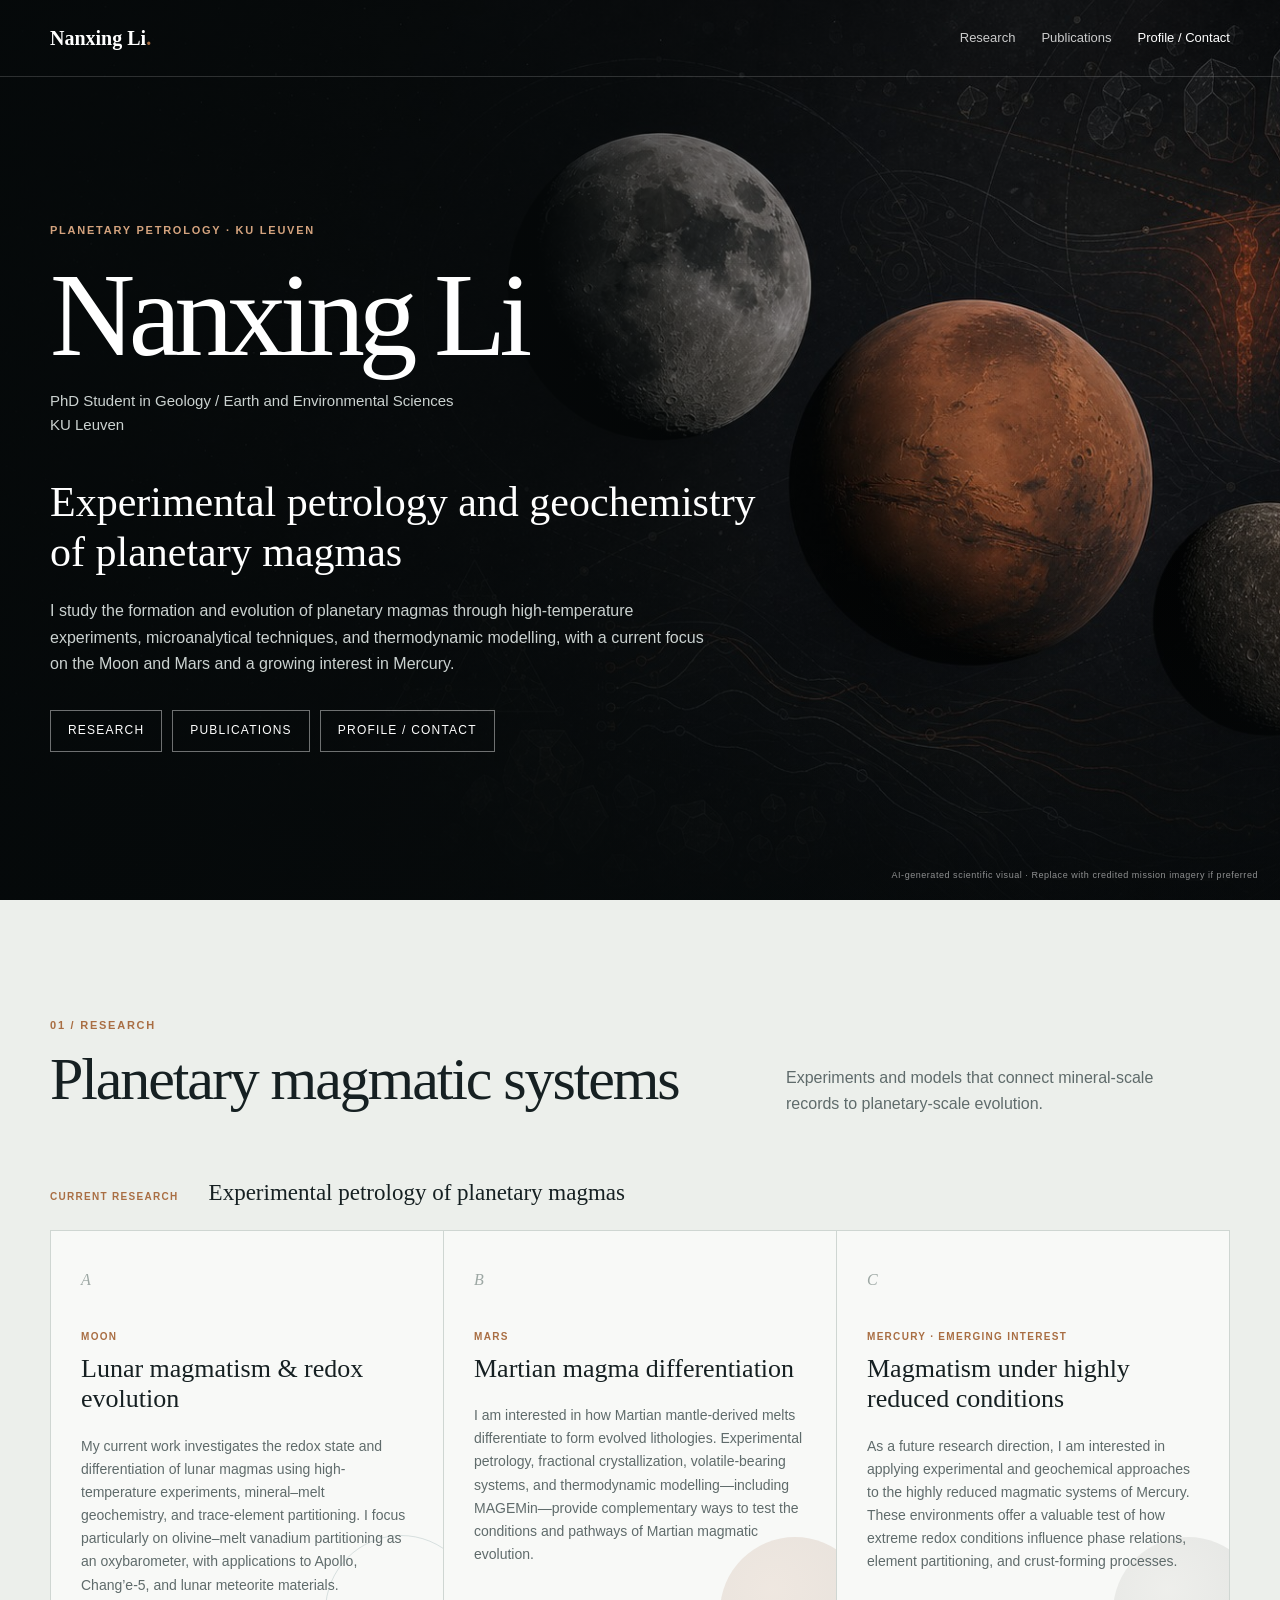
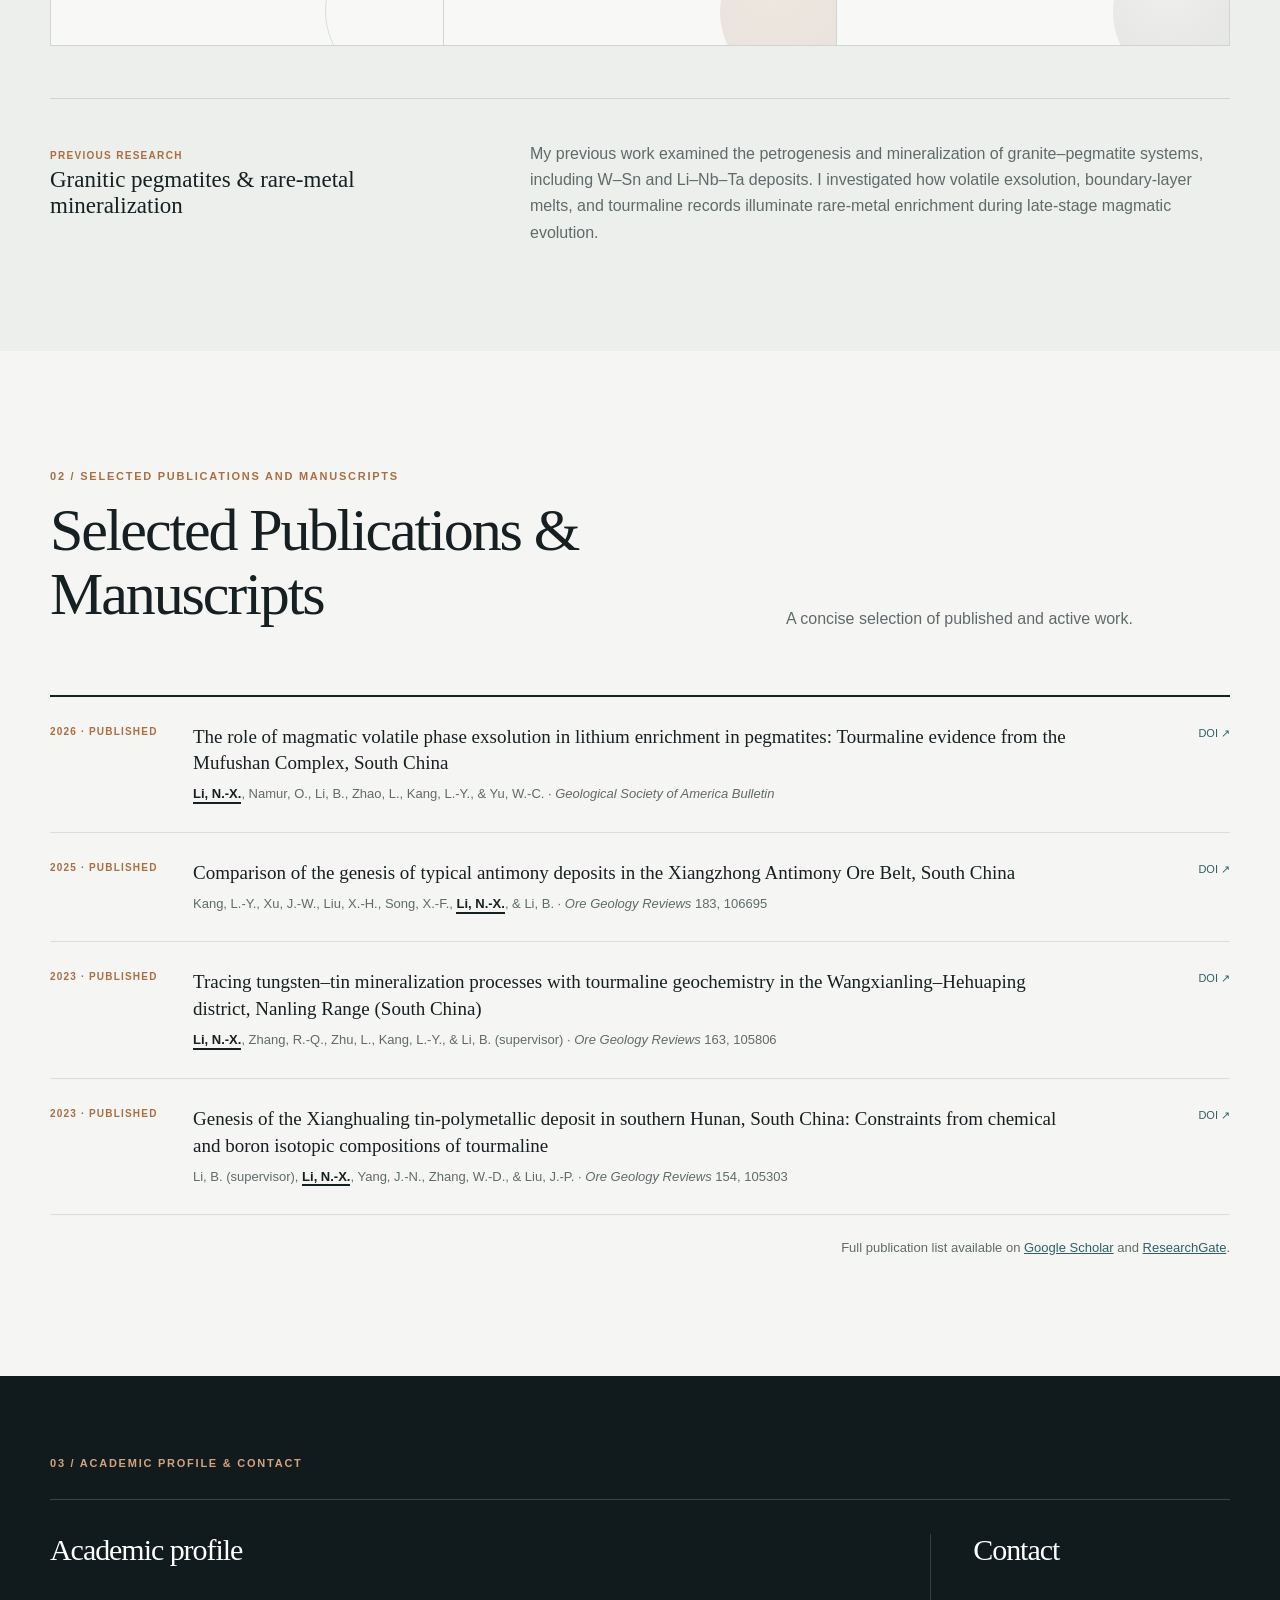
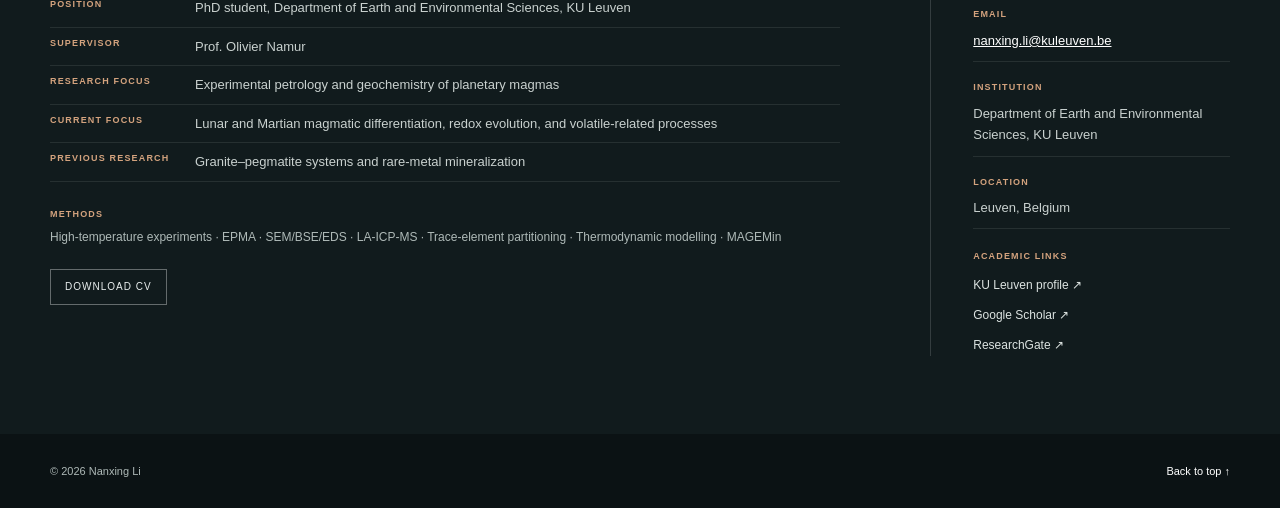
<file: index.html>
<!doctype html>
<html lang="en">
<head>
  <meta charset="utf-8">
  <meta name="viewport" content="width=device-width, initial-scale=1">
  <meta name="description" content="Nanxing Li — PhD student at KU Leuven studying experimental petrology and the geochemistry of planetary magmas.">
  <meta name="theme-color" content="#111b1d">
  <title>Nanxing Li | Planetary Petrology</title>
  <link rel="stylesheet" href="assets/css/style.css">
  <script src="assets/js/main.js" defer></script>
</head>
<body>
  <a class="skip-link" href="#research">Skip to content</a>

  <header class="site-header" data-header>
    <div class="container nav-wrap">
      <a class="site-name" href="#top" aria-label="Nanxing Li, home">Nanxing Li<span>.</span></a>
      <button class="nav-toggle" type="button" aria-expanded="false" aria-controls="site-nav">
        <span></span><span></span><span></span><span class="sr-only">Menu</span>
      </button>
      <nav id="site-nav" class="site-nav" aria-label="Primary navigation">
        <a href="#research">Research</a>
        <a href="#publications">Publications</a>
        <a href="#profile">Profile / Contact</a>
      </nav>
    </div>
  </header>

  <main id="top">
    <!-- Hero image: replace assets/img/planet-background.jpg with your preferred planetary image. Keep a wide landscape crop and dark negative space on the left. -->
    <section class="hero" aria-labelledby="hero-title">
      <div class="hero-overlay"></div>
      <div class="container hero-content">
        <p class="eyebrow light">Planetary petrology · KU Leuven</p>
        <h1 id="hero-title">Nanxing Li</h1>
        <p class="role">PhD Student in Geology / Earth and Environmental Sciences<br>KU Leuven</p>
        <p class="tagline">Experimental petrology and geochemistry of planetary magmas</p>
        <p class="hero-summary">I study the formation and evolution of planetary magmas through high-temperature experiments, microanalytical techniques, and thermodynamic modelling, with a current focus on the Moon and Mars and a growing interest in Mercury.</p>
        <div class="hero-links"><a href="#research">Research</a><a href="#publications">Publications</a><a href="#profile">Profile / Contact</a></div>
      </div>
      <p class="image-credit">AI-generated scientific visual · Replace with credited mission imagery if preferred</p>
    </section>

    <section class="section research-section" id="research">
      <div class="container">
        <div class="section-heading">
          <div><p class="section-index">01 / Research</p><h2>Planetary magmatic systems</h2></div>
          <p>Experiments and models that connect mineral-scale records to planetary-scale evolution.</p>
        </div>

        <div class="research-label"><span>Current research</span><h3>Experimental petrology of planetary magmas</h3></div>
        <div class="research-grid">
          <article class="research-card moon">
            <span class="card-number">A</span>
            <p class="planet-label">Moon</p>
            <h3>Lunar magmatism &amp; redox evolution</h3>
            <p>My current work investigates the redox state and differentiation of lunar magmas using high-temperature experiments, mineral–melt geochemistry, and trace-element partitioning. I focus particularly on olivine–melt vanadium partitioning as an oxybarometer, with applications to Apollo, Chang’e-5, and lunar meteorite materials.</p>
          </article>
          <article class="research-card mars">
            <span class="card-number">B</span>
            <p class="planet-label">Mars</p>
            <h3>Martian magma differentiation</h3>
            <p>I am interested in how Martian mantle-derived melts differentiate to form evolved lithologies. Experimental petrology, fractional crystallization, volatile-bearing systems, and thermodynamic modelling—including MAGEMin—provide complementary ways to test the conditions and pathways of Martian magmatic evolution.</p>
          </article>
          <article class="research-card mercury">
            <span class="card-number">C</span>
            <p class="planet-label">Mercury · Emerging interest</p>
            <h3>Magmatism under highly reduced conditions</h3>
            <p>As a future research direction, I am interested in applying experimental and geochemical approaches to the highly reduced magmatic systems of Mercury. These environments offer a valuable test of how extreme redox conditions influence phase relations, element partitioning, and crust-forming processes.</p>
          </article>
        </div>

        <div class="previous-research">
          <div><span>Previous research</span><h3>Granitic pegmatites &amp; rare-metal mineralization</h3></div>
          <p>My previous work examined the petrogenesis and mineralization of granite–pegmatite systems, including W–Sn and Li–Nb–Ta deposits. I investigated how volatile exsolution, boundary-layer melts, and tourmaline records illuminate rare-metal enrichment during late-stage magmatic evolution.</p>
        </div>
      </div>
    </section>

    <section class="section" id="publications">
      <div class="container">
        <div class="section-heading">
          <div><p class="section-index">02 / Selected Publications and Manuscripts</p><h2>Selected Publications &amp; Manuscripts</h2></div>
          <p>A concise selection of published and active work.</p>
        </div>
        <div class="publication-list">
          <article class="publication"><span>2026 · Published</span><div><h3>The role of magmatic volatile phase exsolution in lithium enrichment in pegmatites: Tourmaline evidence from the Mufushan Complex, South China</h3><p><strong class="my-name">Li, N.-X.</strong>, Namur, O., Li, B., Zhao, L., Kang, L.-Y., &amp; Yu, W.-C. · <em>Geological Society of America Bulletin</em></p></div><a href="https://doi.org/10.1130/B38577.1" target="_blank" rel="noopener">DOI ↗</a></article>
          <article class="publication"><span>2025 · Published</span><div><h3>Comparison of the genesis of typical antimony deposits in the Xiangzhong Antimony Ore Belt, South China</h3><p>Kang, L.-Y., Xu, J.-W., Liu, X.-H., Song, X.-F., <strong class="my-name">Li, N.-X.</strong>, &amp; Li, B. · <em>Ore Geology Reviews</em> 183, 106695</p></div><a href="https://doi.org/10.1016/j.oregeorev.2025.106695" target="_blank" rel="noopener">DOI ↗</a></article>
          <article class="publication"><span>2023 · Published</span><div><h3>Tracing tungsten–tin mineralization processes with tourmaline geochemistry in the Wangxianling–Hehuaping district, Nanling Range (South China)</h3><p><strong class="my-name">Li, N.-X.</strong>, Zhang, R.-Q., Zhu, L., Kang, L.-Y., &amp; Li, B. (supervisor) · <em>Ore Geology Reviews</em> 163, 105806</p></div><a href="https://doi.org/10.1016/j.oregeorev.2023.105806" target="_blank" rel="noopener">DOI ↗</a></article>
          <article class="publication"><span>2023 · Published</span><div><h3>Genesis of the Xianghualing tin-polymetallic deposit in southern Hunan, South China: Constraints from chemical and boron isotopic compositions of tourmaline</h3><p>Li, B. (supervisor), <strong class="my-name">Li, N.-X.</strong>, Yang, J.-N., Zhang, W.-D., &amp; Liu, J.-P. · <em>Ore Geology Reviews</em> 154, 105303</p></div><a href="https://doi.org/10.1016/j.oregeorev.2023.105303" target="_blank" rel="noopener">DOI ↗</a></article>
        </div>
        <p class="publication-note">Full publication list available on <a href="https://scholar.google.com/citations?user=74eNEf8AAAAJ&amp;hl=en&amp;inst=1273811514435761252&amp;authuser=1&amp;oi=sra" target="_blank" rel="noopener">Google Scholar</a> and <a href="https://www.researchgate.net/profile/Nanxing-Li-4?ev=hdr_xprf" target="_blank" rel="noopener">ResearchGate</a>.</p>
      </div>
    </section>

    <section class="section profile-section" id="profile">
      <!-- Legacy anchors preserve previously shared #cv and #contact links. -->
      <span class="legacy-anchor" id="cv" aria-hidden="true"></span><span class="legacy-anchor" id="contact" aria-hidden="true"></span>
      <div class="container">
        <p class="section-index">03 / Academic Profile &amp; Contact</p>
        <div class="profile-grid">
          <div class="academic-profile">
            <h2>Academic profile</h2>
            <dl class="profile-facts">
              <div><dt>Position</dt><dd>PhD student, Department of Earth and Environmental Sciences, KU Leuven</dd></div>
              <div><dt>Supervisor</dt><dd>Prof. Olivier Namur</dd></div>
              <div><dt>Research focus</dt><dd>Experimental petrology and geochemistry of planetary magmas</dd></div>
              <div><dt>Current focus</dt><dd>Lunar and Martian magmatic differentiation, redox evolution, and volatile-related processes</dd></div>
              <div><dt>Previous research</dt><dd>Granite–pegmatite systems and rare-metal mineralization</dd></div>
            </dl>
            <p class="methods-line"><span>Methods</span>High-temperature experiments · EPMA · SEM/BSE/EDS · LA-ICP-MS · Trace-element partitioning · Thermodynamic modelling · MAGEMin</p>
            <!-- Add your PDF at this exact path. -->
            <a class="cv-button" href="assets/files/Nanxing_Li_CV.pdf" download>Download CV</a>
          </div>
          <div class="profile-contact">
            <h2>Contact</h2>
            <div class="contact-item"><span>Email</span><a href="mailto:nanxing.li@kuleuven.be">nanxing.li@kuleuven.be</a></div>
            <div class="contact-item"><span>Institution</span><p>Department of Earth and Environmental Sciences, KU Leuven</p></div>
            <div class="contact-item"><span>Location</span><p>Leuven, Belgium</p></div>
            <div class="profile-links"><span>Academic links</span><a href="https://www.kuleuven.be/wieiswie/en/person/00175915" target="_blank" rel="noopener">KU Leuven profile ↗</a><a href="https://scholar.google.com/citations?user=74eNEf8AAAAJ&amp;hl=en&amp;inst=1273811514435761252&amp;authuser=1&amp;oi=sra" target="_blank" rel="noopener">Google Scholar ↗</a><a href="https://www.researchgate.net/profile/Nanxing-Li-4?ev=hdr_xprf" target="_blank" rel="noopener">ResearchGate ↗</a></div>
          </div>
        </div>
      </div>
    </section>
  </main>

  <footer class="site-footer"><div class="container"><p>© <span data-year></span> Nanxing Li</p><a href="#top">Back to top ↑</a></div></footer>
</body>
</html>
</file>
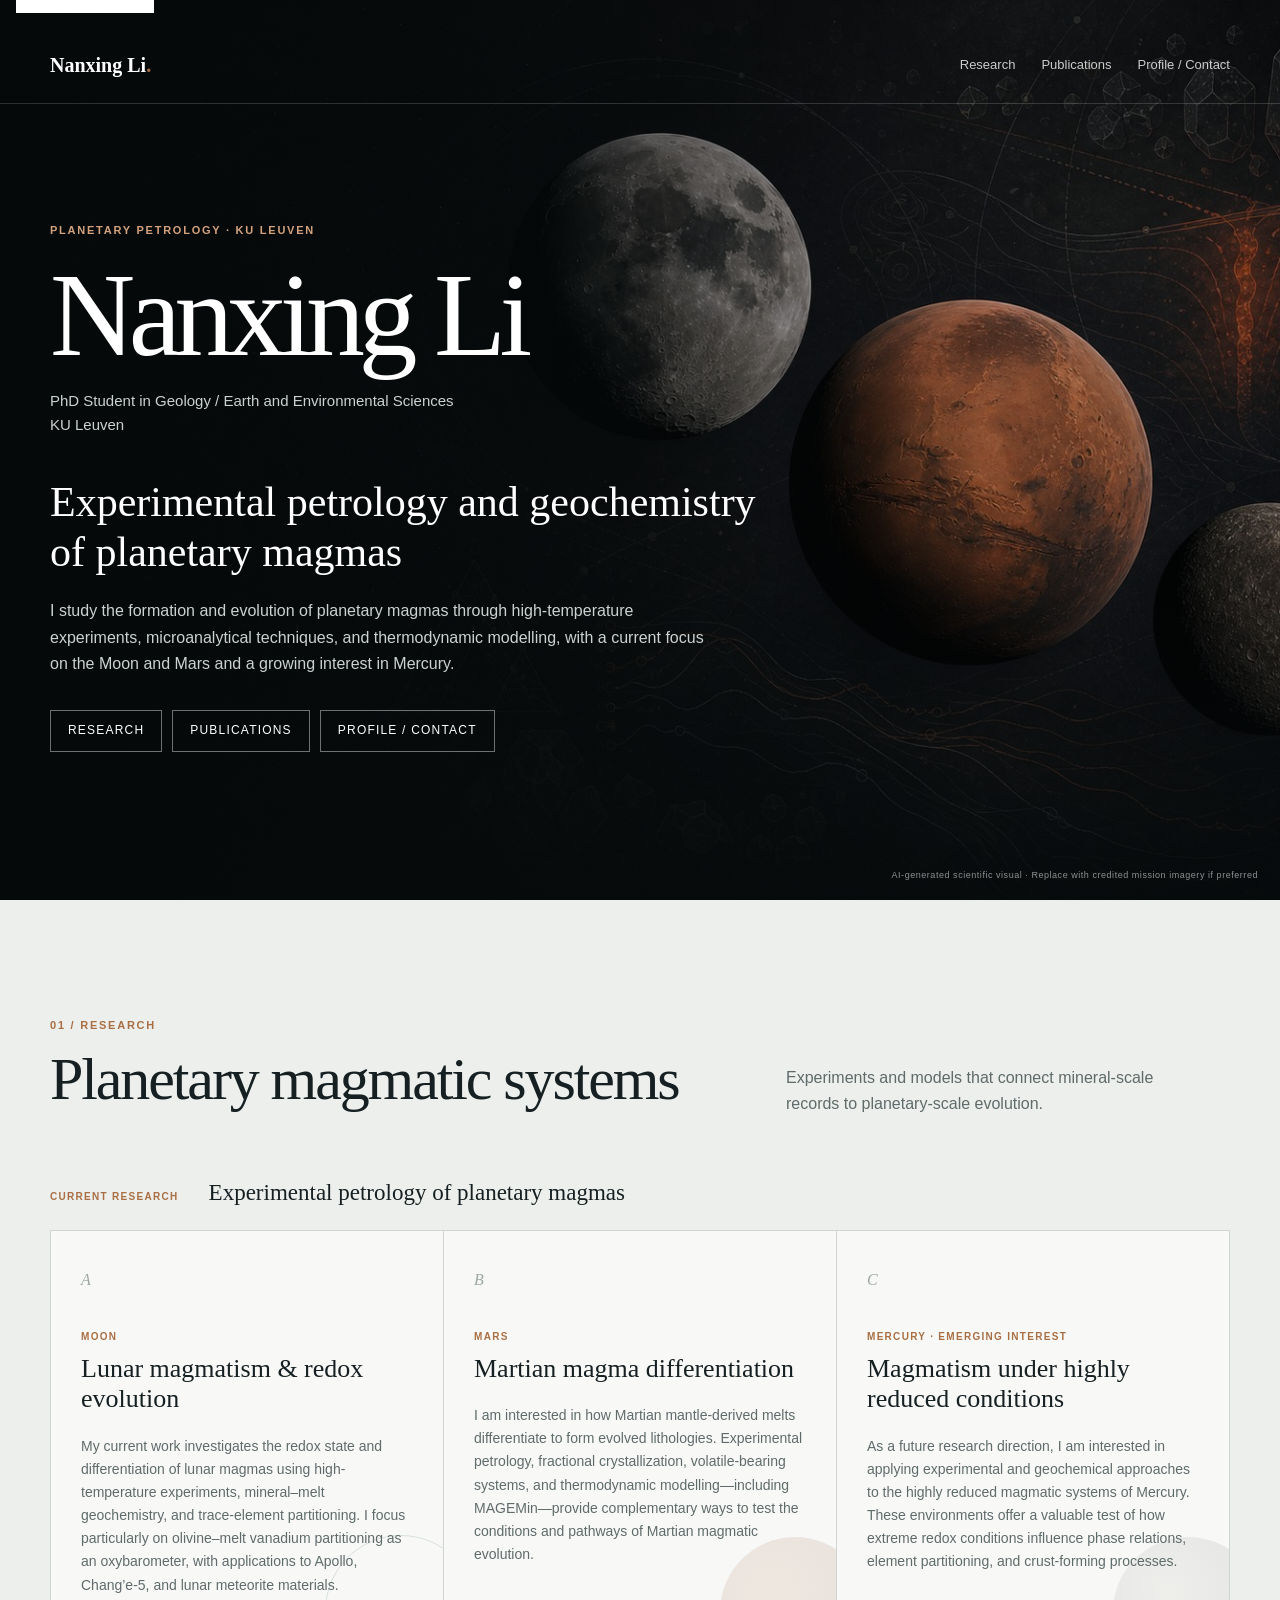
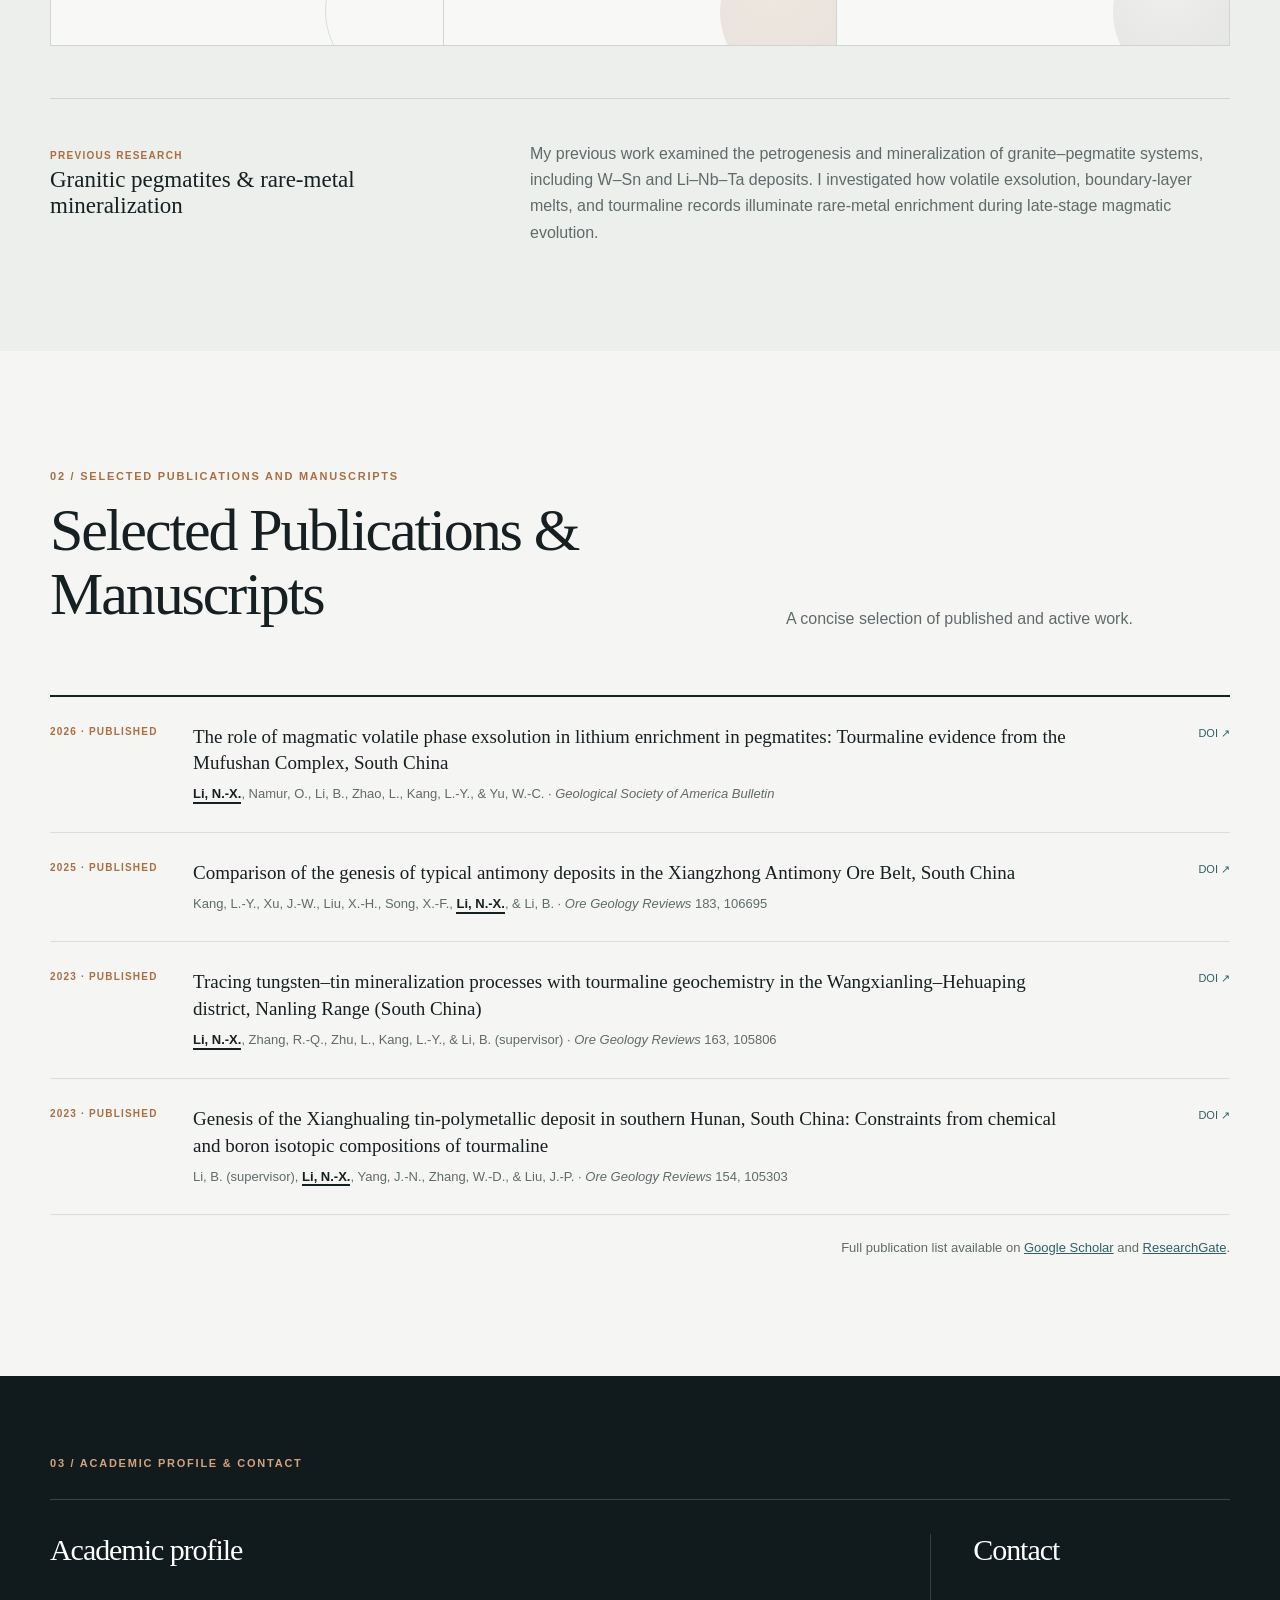
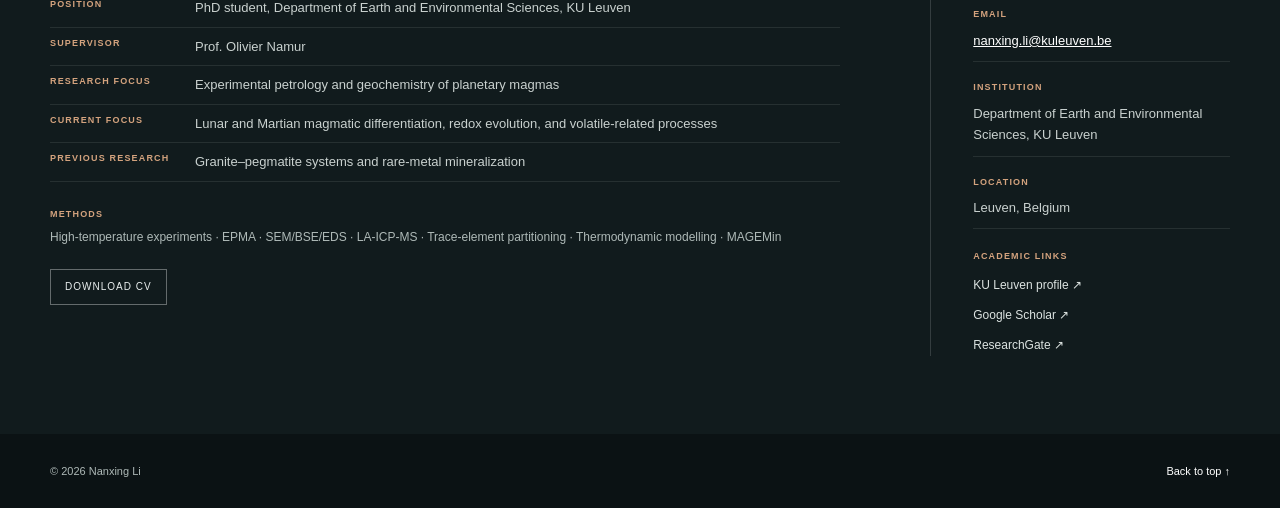
<file: contact.html>
<!doctype html><html lang="en"><head><meta charset="utf-8"><meta name="viewport" content="width=device-width,initial-scale=1"><meta http-equiv="refresh" content="0; url=index.html#profile"><link rel="canonical" href="index.html#profile"><title>Contact | Nanxing Li</title></head><body><p>Contact details have moved to the <a href="index.html#profile">one-page website</a>.</p></body></html>
</file>
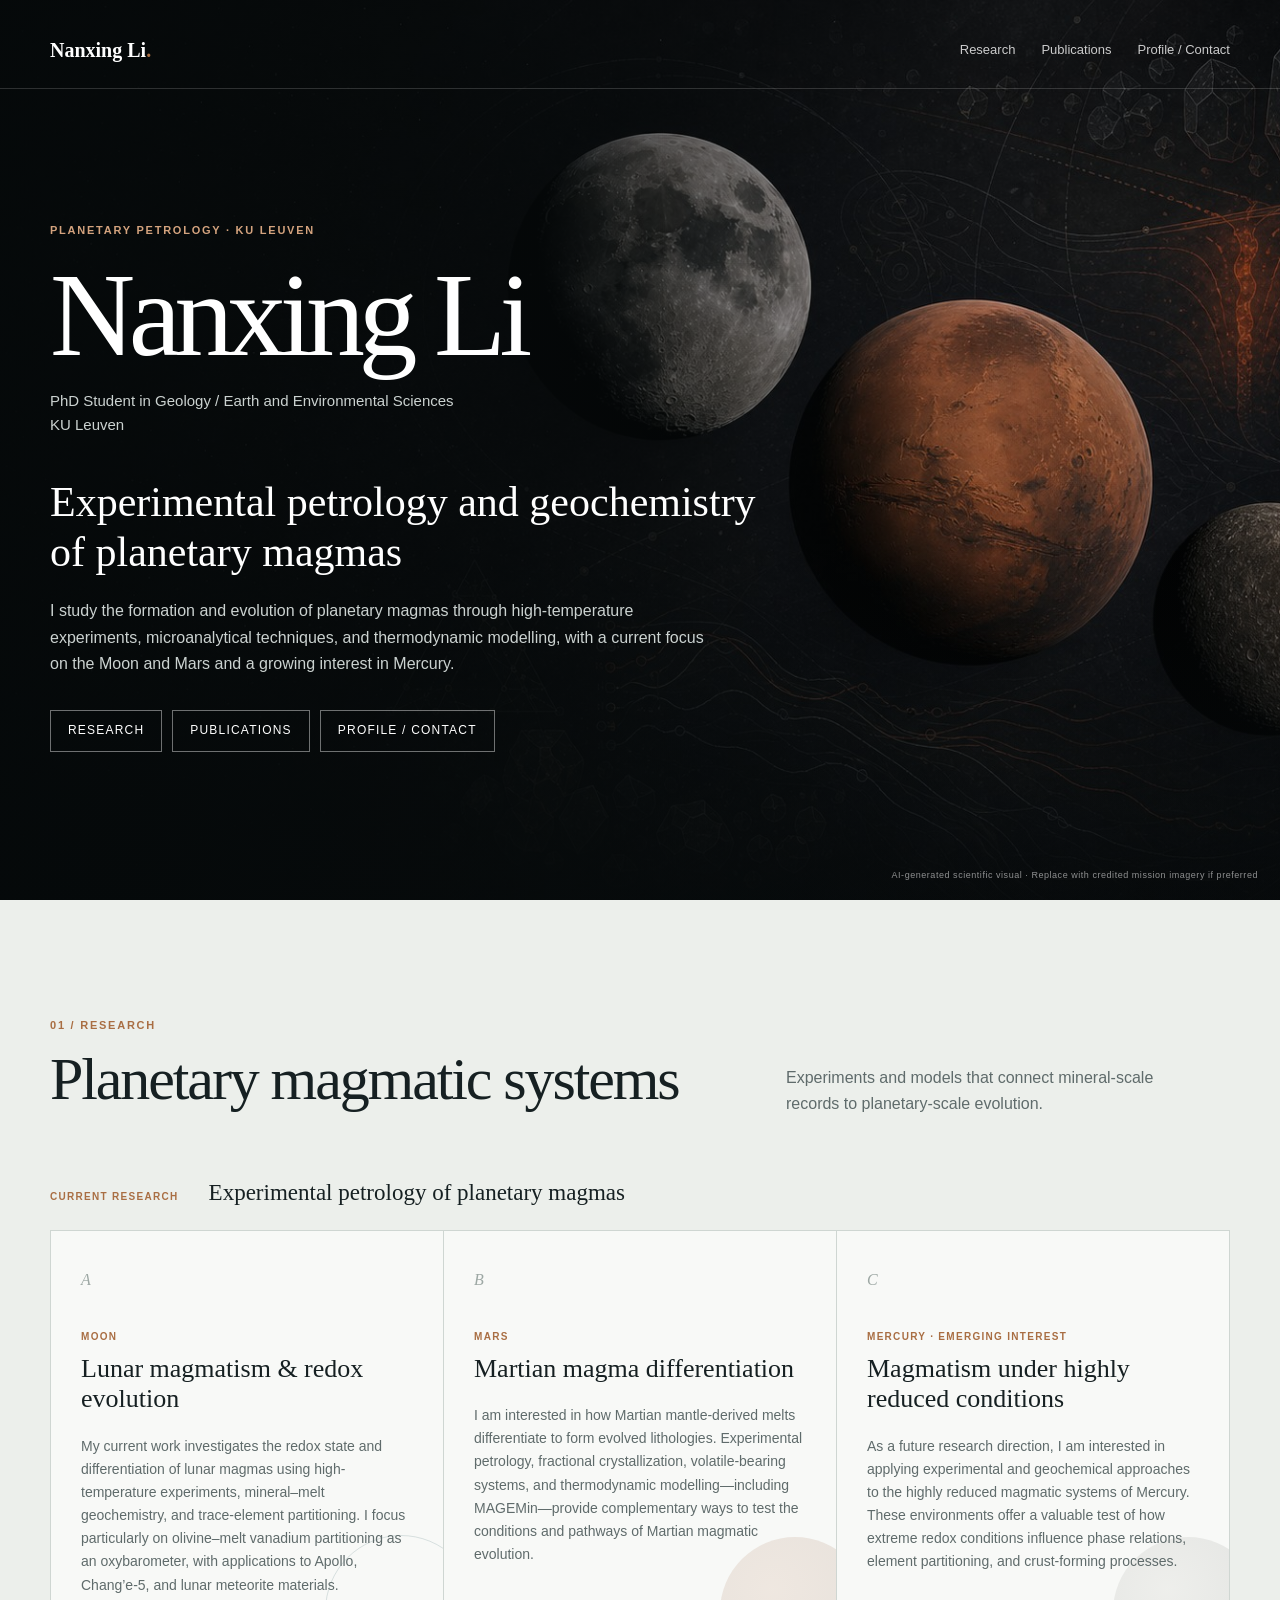
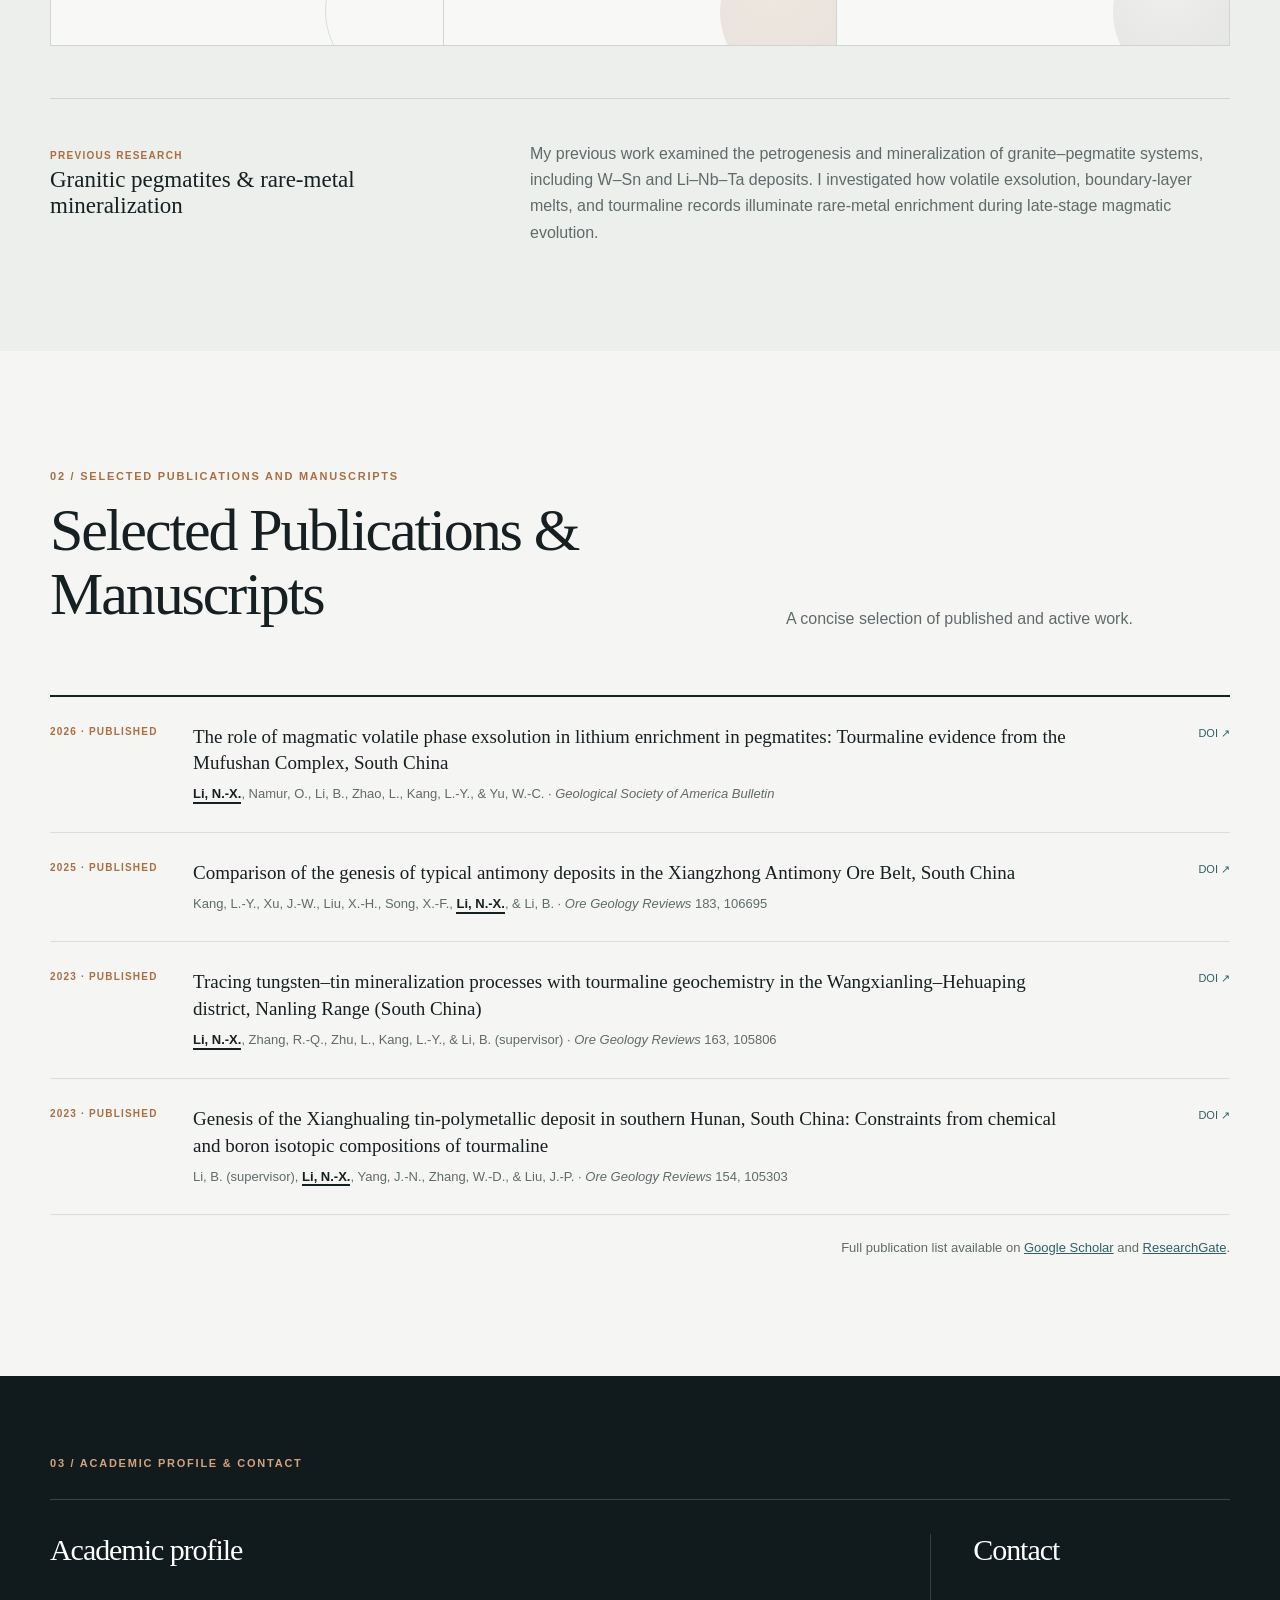
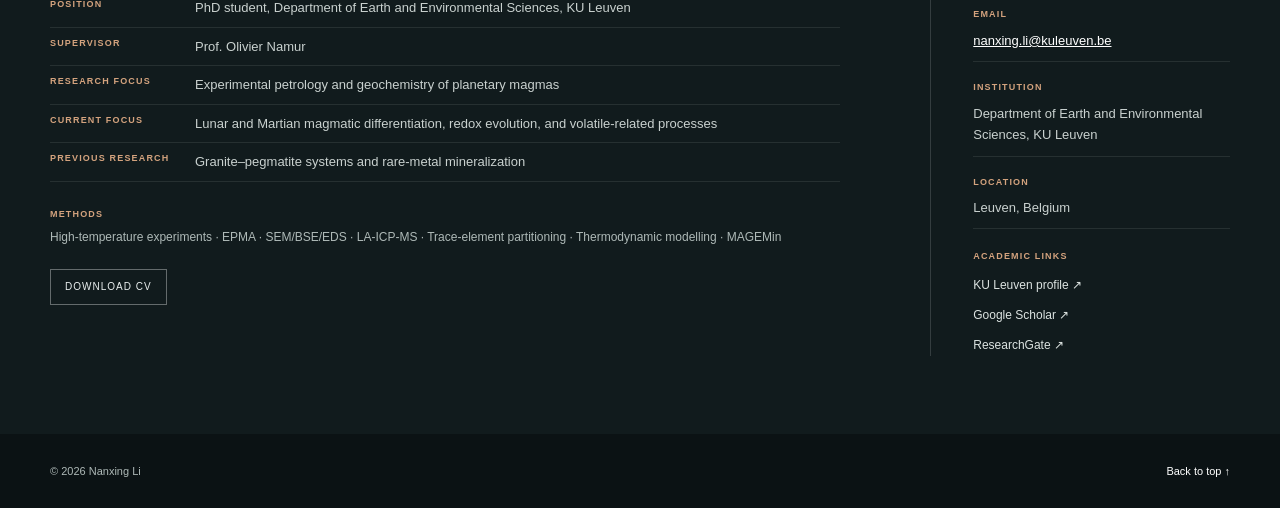
<file: cv.html>
<!doctype html><html lang="en"><head><meta charset="utf-8"><meta name="viewport" content="width=device-width,initial-scale=1"><meta http-equiv="refresh" content="0; url=index.html#profile"><link rel="canonical" href="index.html#profile"><title>Academic Profile | Nanxing Li</title></head><body><p>Academic profile and CV details have moved to the <a href="index.html#profile">one-page website</a>.</p></body></html>
</file>
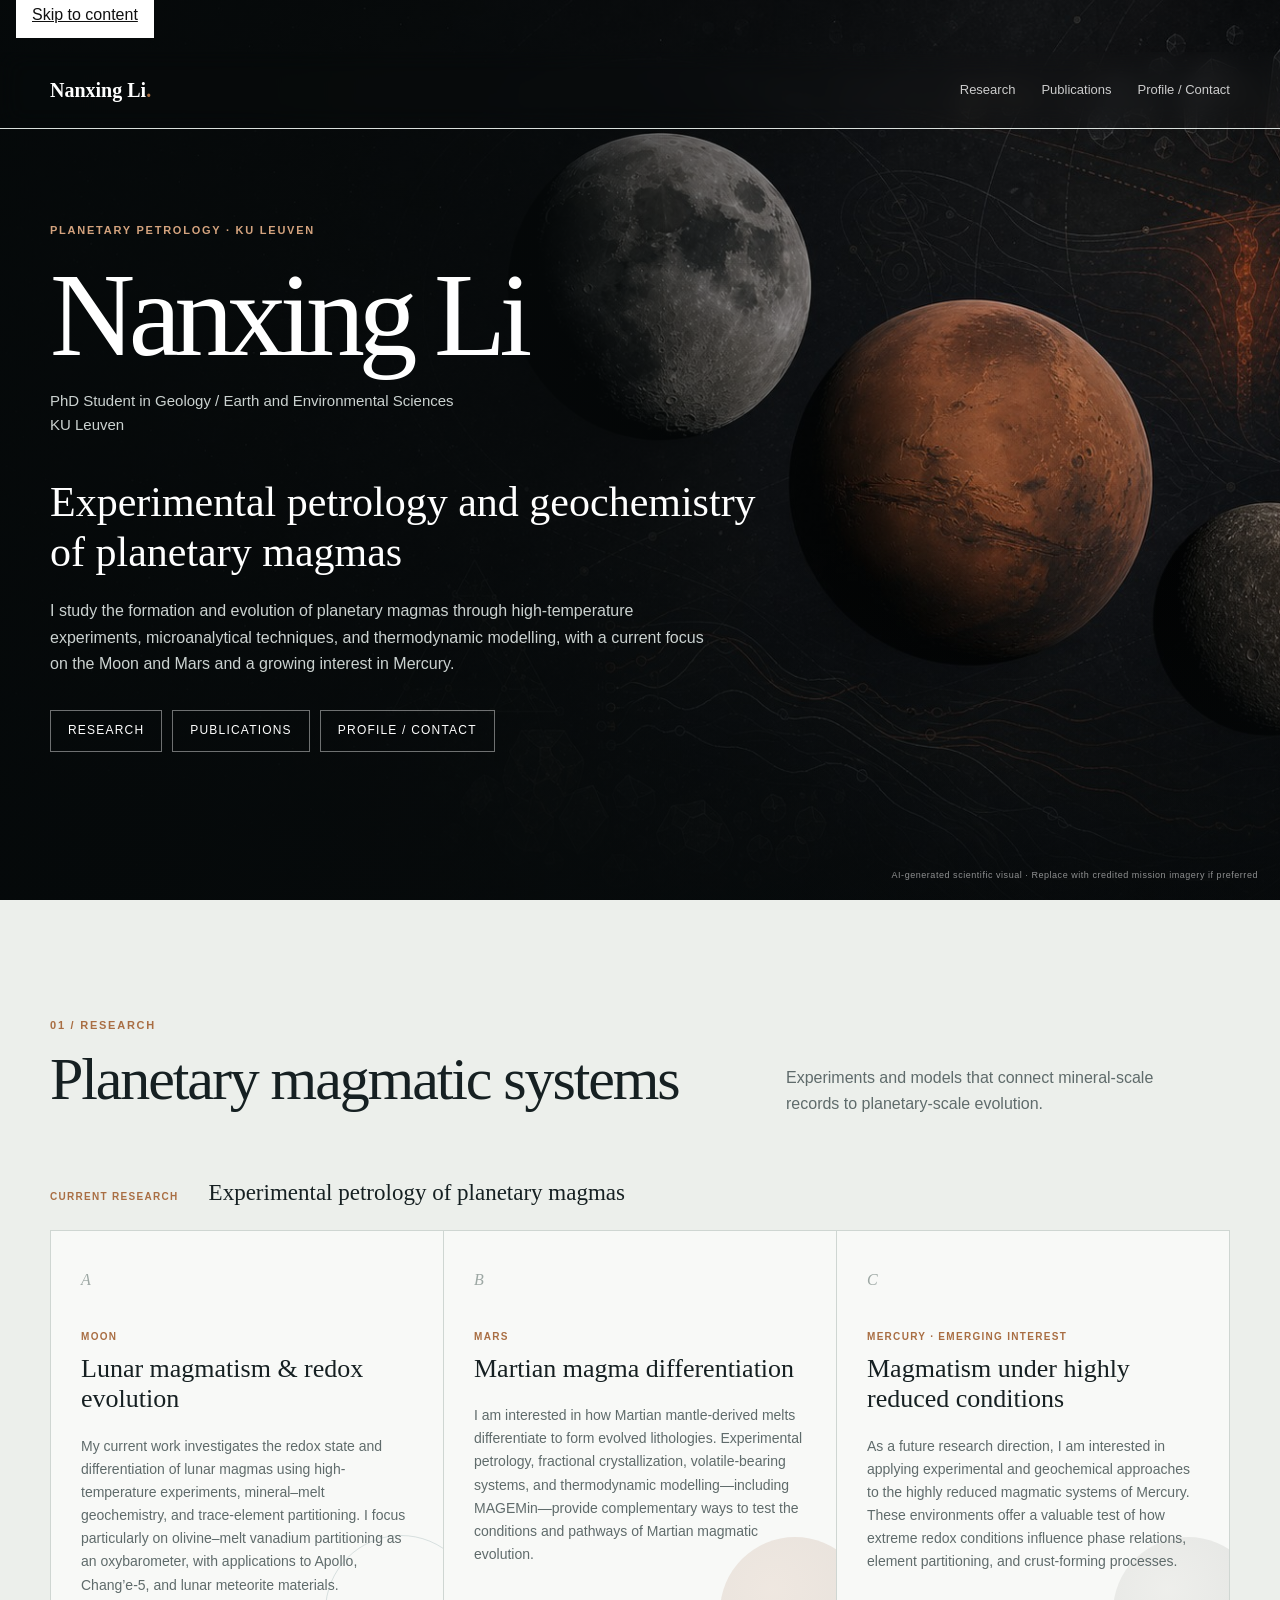
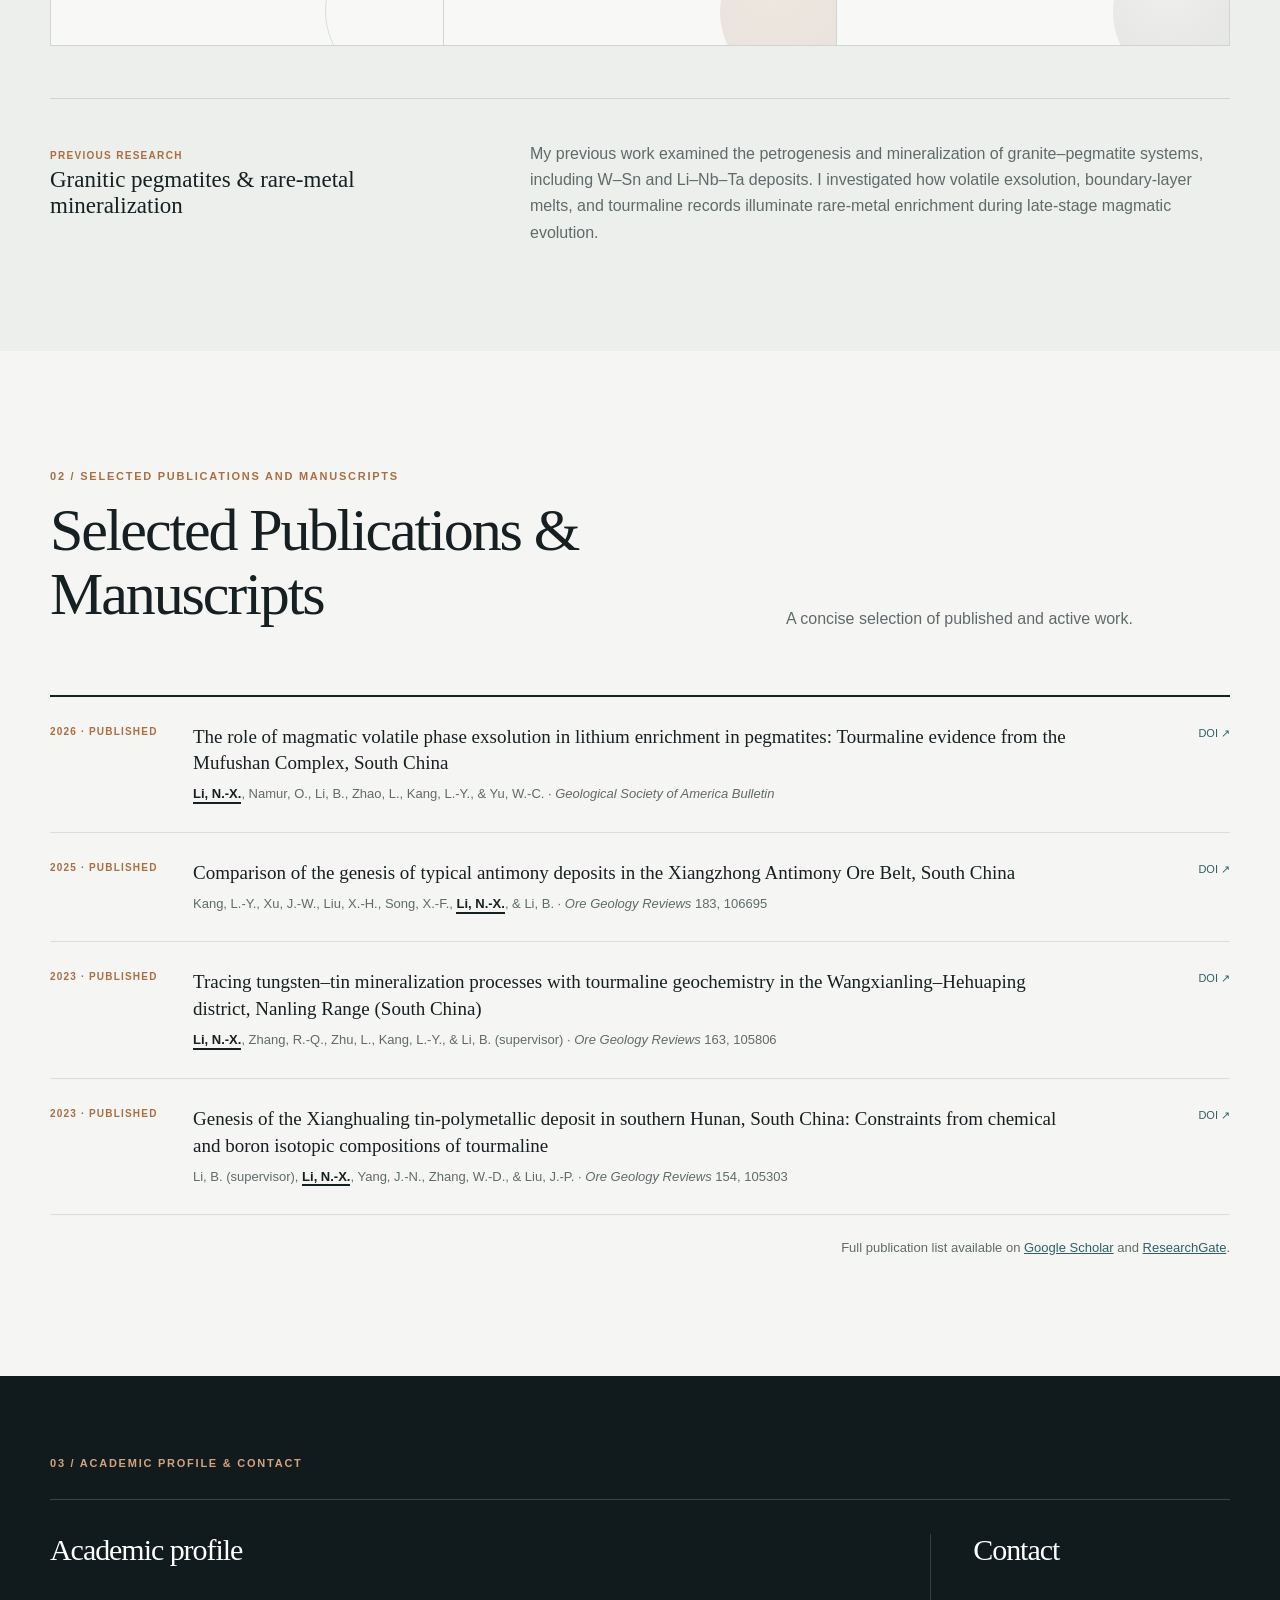
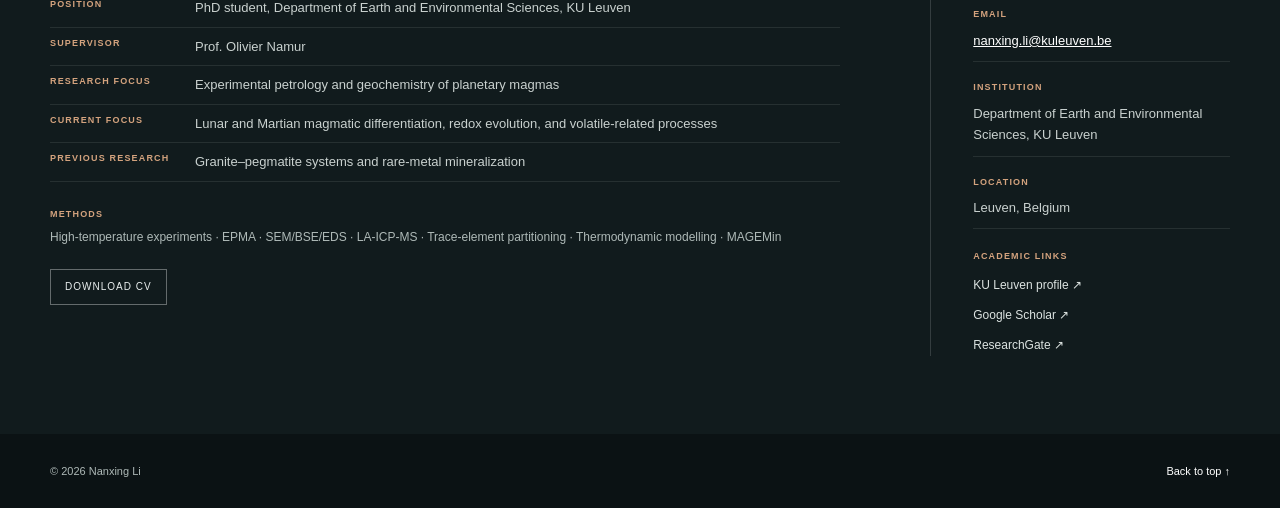
<file: publications.html>
<!doctype html><html lang="en"><head><meta charset="utf-8"><meta name="viewport" content="width=device-width,initial-scale=1"><meta http-equiv="refresh" content="0; url=index.html#publications"><link rel="canonical" href="index.html#publications"><title>Publications | Nanxing Li</title></head><body><p>Publications have moved to the <a href="index.html#publications">one-page website</a>.</p></body></html>
</file>
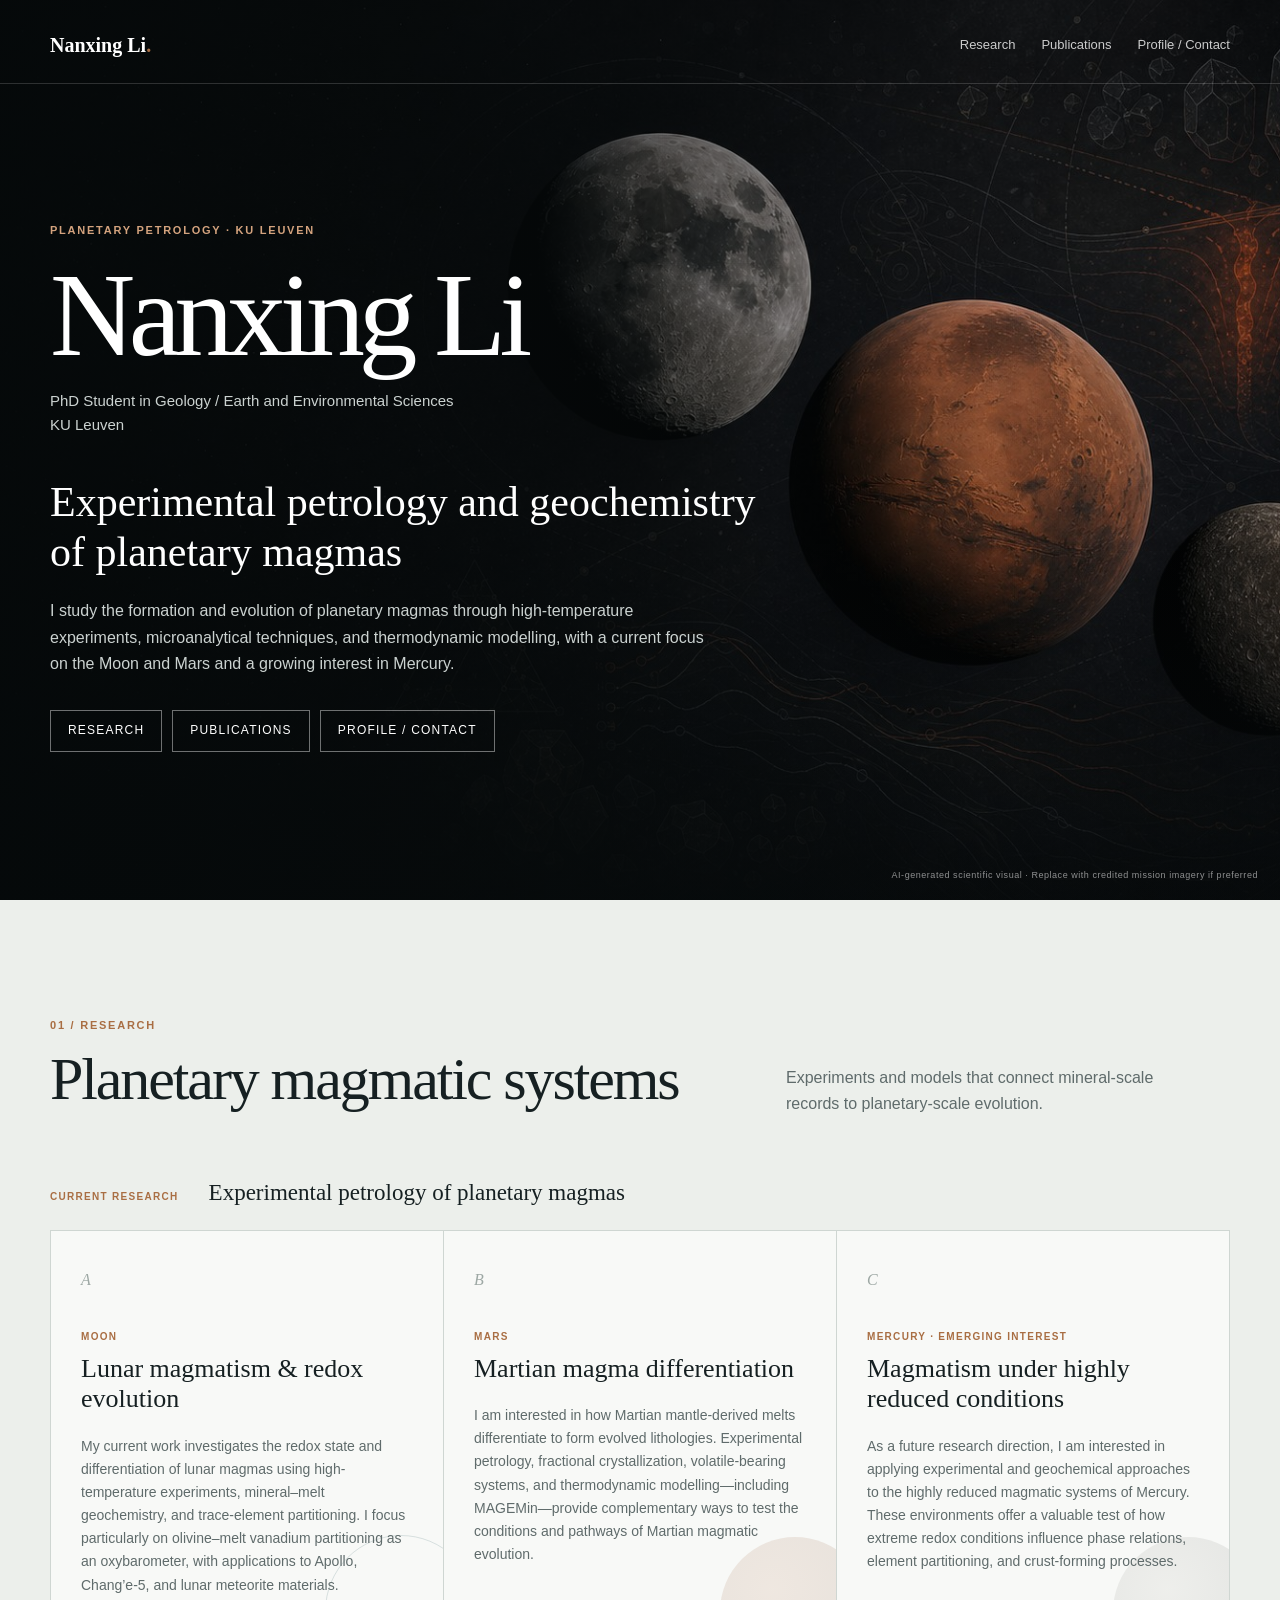
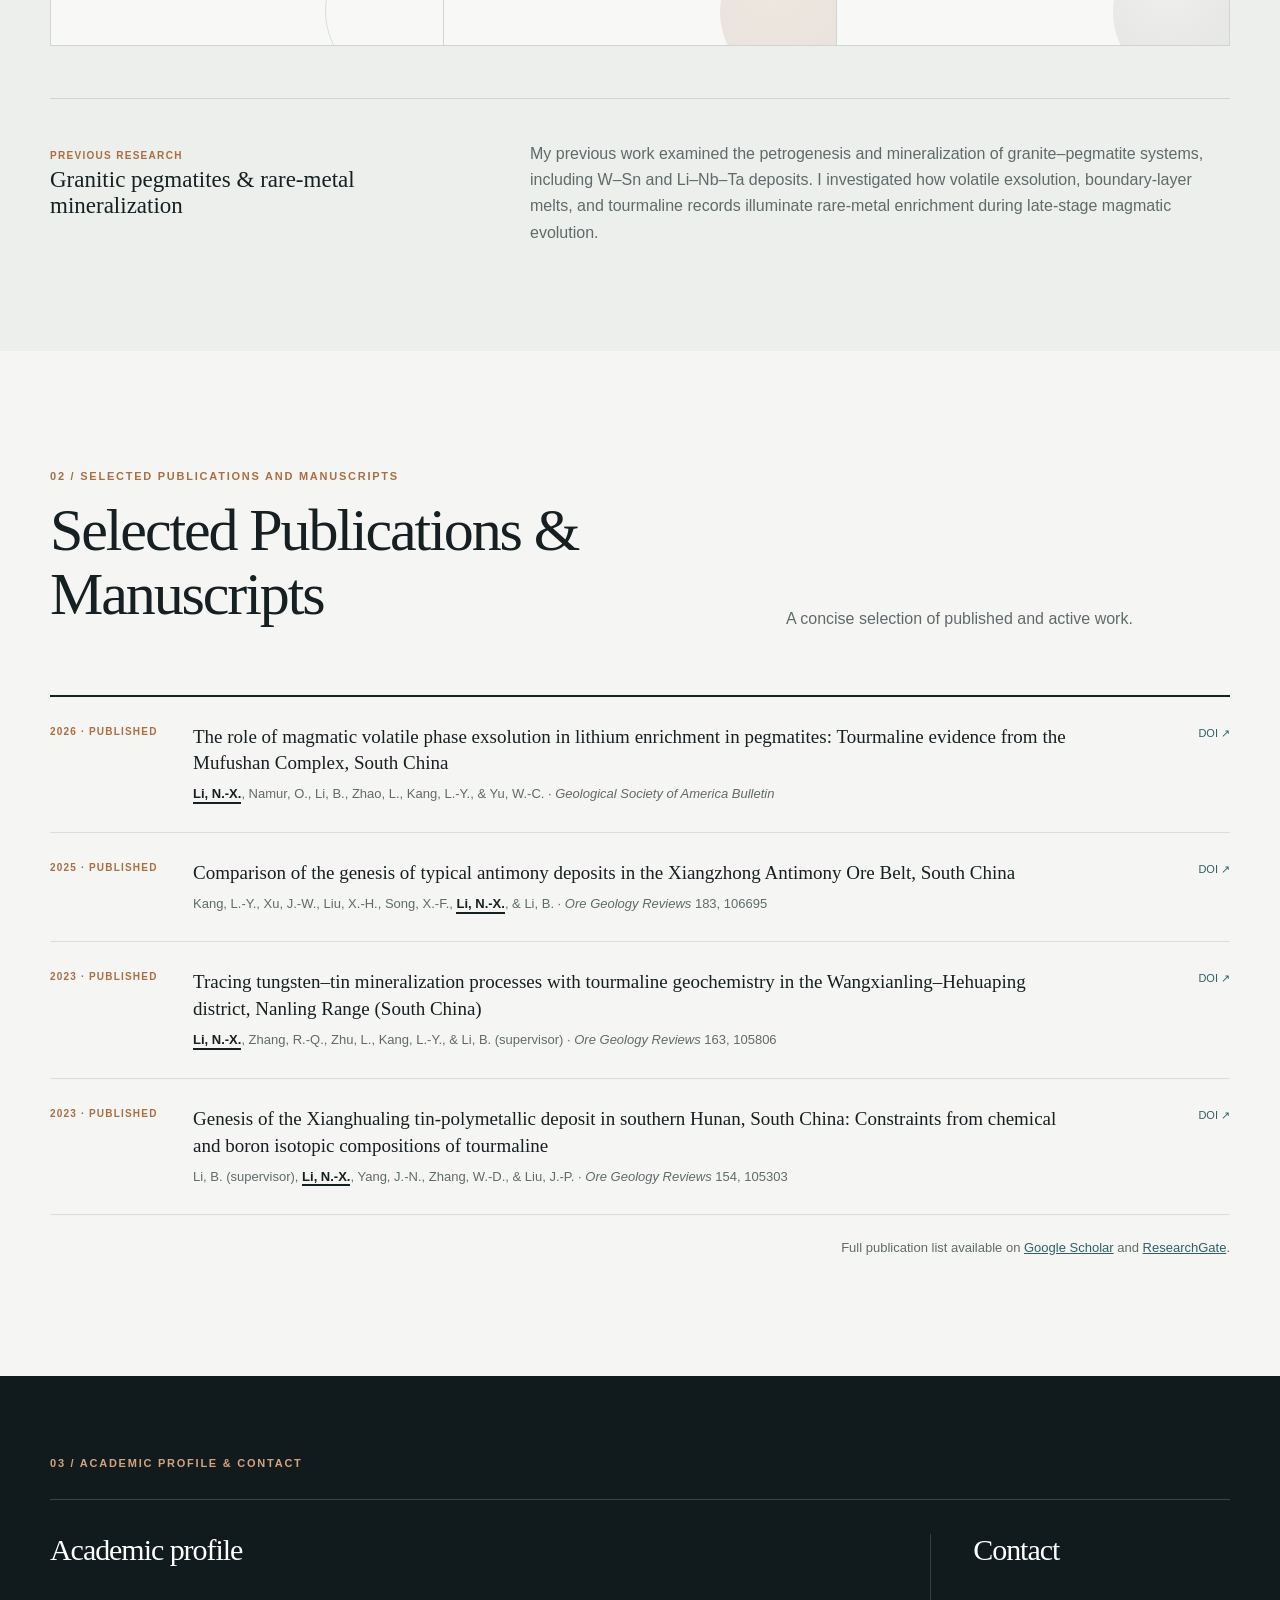
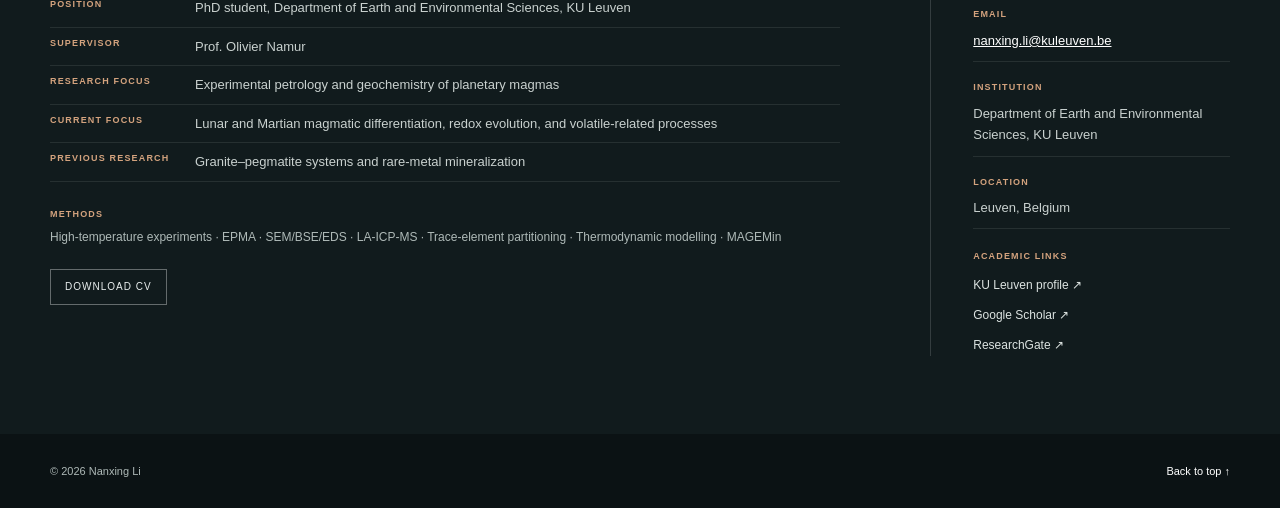
<file: research.html>
<!doctype html><html lang="en"><head><meta charset="utf-8"><meta name="viewport" content="width=device-width,initial-scale=1"><meta http-equiv="refresh" content="0; url=index.html#research"><link rel="canonical" href="index.html#research"><title>Research | Nanxing Li</title></head><body><p>Research has moved to the <a href="index.html#research">one-page website</a>.</p></body></html>
</file>
<file: assets/css/style.css>
/* Nanxing Li — one-page academic website. Edit the palette here. */
:root{--ink:#162022;--muted:#5f6b6b;--paper:#f5f6f3;--white:#fff;--accent:#a96e43;--blue:#315f68;--line:#d9dfdc;--dark:#111b1d;--max:1180px;--serif:Georgia,"Times New Roman",serif;--sans:Inter,ui-sans-serif,-apple-system,BlinkMacSystemFont,"Segoe UI",sans-serif}
*{box-sizing:border-box}html{scroll-behavior:smooth;scroll-padding-top:76px}body{margin:0;color:var(--ink);background:var(--paper);font:16px/1.65 var(--sans);-webkit-font-smoothing:antialiased}a{color:inherit}img{display:block;max-width:100%}.container{width:min(var(--max),calc(100% - 48px));margin:auto}.sr-only{position:absolute;width:1px;height:1px;padding:0;margin:-1px;overflow:hidden;clip:rect(0,0,0,0);white-space:nowrap;border:0}.skip-link{position:fixed;top:-60px;left:16px;z-index:100;padding:10px 16px;background:#fff;color:#111}.skip-link:focus{top:12px}.section{padding:105px 0}.section-index,.eyebrow{text-transform:uppercase;letter-spacing:.16em;color:var(--accent);font-size:11px;font-weight:750}.section h2{font:500 clamp(38px,5vw,60px)/1.06 var(--serif);letter-spacing:-.035em;margin:14px 0}.section-heading{display:grid;grid-template-columns:1.2fr .8fr;gap:70px;align-items:end;margin-bottom:54px}.section-heading>p{max-width:410px;margin:0 0 8px;color:var(--muted)}
.site-header{position:fixed;top:0;left:0;right:0;z-index:30;color:#fff;border-bottom:1px solid rgba(255,255,255,.16);transition:background .25s,color .25s}.site-header.scrolled,.site-header.menu-open{color:var(--ink);background:rgba(245,246,243,.96);border-color:var(--line);backdrop-filter:blur(12px)}.nav-wrap{height:76px;display:flex;align-items:center;justify-content:space-between}.site-name{font:700 20px/1 var(--serif);text-decoration:none}.site-name span{color:var(--accent)}.site-nav{display:flex;gap:26px}.site-nav a{text-decoration:none;font-size:13px;color:inherit;opacity:.78}.site-nav a:hover,.site-nav a.active{opacity:1}.nav-toggle{display:none;border:0;background:none;color:inherit;padding:8px}.nav-toggle>span:not(.sr-only){display:block;width:23px;height:1.5px;margin:5px;background:currentColor}
.hero{position:relative;min-height:790px;height:100vh;max-height:940px;display:flex;align-items:center;color:#fff;background-color:#0d1213;background-image:url("../img/planet-background.jpg");background-position:center;background-size:cover}.hero-overlay{position:absolute;inset:0;background:linear-gradient(90deg,rgba(5,9,10,.91) 0%,rgba(6,10,11,.70) 43%,rgba(6,9,10,.20) 77%,rgba(6,9,10,.32) 100%),linear-gradient(0deg,rgba(6,10,11,.72),transparent 40%)}.hero-content{position:relative;z-index:1;padding-top:62px}.eyebrow.light{color:#d4a37e}.hero h1{font:500 clamp(66px,10vw,118px)/.92 var(--serif);letter-spacing:-.055em;margin:23px 0 18px;max-width:850px}.role{font-size:15px;color:#cbd2d0;margin-bottom:40px}.tagline{font:500 clamp(26px,3.5vw,42px)/1.18 var(--serif);max-width:720px;margin:0 0 21px}.hero-summary{max-width:665px;color:#cbd2d0;font-size:16px}.hero-links{display:flex;gap:10px;flex-wrap:wrap;margin-top:33px}.hero-links a{border:1px solid rgba(255,255,255,.42);padding:10px 17px;text-decoration:none;font-size:12px;text-transform:uppercase;letter-spacing:.1em}.hero-links a:hover{background:#fff;color:#111}.image-credit{position:absolute;right:22px;bottom:17px;margin:0;color:rgba(255,255,255,.54);font-size:9px;letter-spacing:.06em}
.research-section{background:#ecefeb}.research-label{display:flex;gap:30px;align-items:baseline;margin:10px 0 24px}.research-label span,.previous-research span{font-size:10px;color:var(--accent);text-transform:uppercase;letter-spacing:.13em;font-weight:700}.research-label h3,.previous-research h3{font:500 23px var(--serif);margin:0}.research-grid{display:grid;grid-template-columns:repeat(3,1fr);gap:1px;background:#cfd6d2;border:1px solid #cfd6d2}.research-card{position:relative;background:#f8f9f7;padding:36px 30px 34px;min-height:400px;overflow:hidden}.research-card:after{content:"";position:absolute;right:-34px;bottom:-42px;width:150px;height:150px;border:1px solid rgba(49,95,104,.17);border-radius:50%}.research-card.mars:after{background:radial-gradient(circle at 35% 35%,#b67b54,#75482e);opacity:.14;border:0}.research-card.mercury:after{background:radial-gradient(circle at 36% 35%,#b9b8af,#696b68);opacity:.16;border:0}.card-number{color:#9da8a4;font:italic 16px var(--serif)}.planet-label{margin:36px 0 8px!important;color:var(--accent)!important;font-size:10px!important;text-transform:uppercase;letter-spacing:.13em;font-weight:750}.research-card h3{font:500 26px/1.18 var(--serif);margin:0 0 20px}.research-card>p{position:relative;z-index:1;color:var(--muted);font-size:14px}.previous-research{display:grid;grid-template-columns:.75fr 1.25fr;gap:60px;padding:42px 0 0;margin-top:52px;border-top:1px solid #cfd6d2}.previous-research p{margin:0;color:var(--muted)}
.publication-list{border-top:2px solid var(--ink)}.publication{display:grid;grid-template-columns:115px 1fr 135px;gap:28px;align-items:start;padding:27px 0;border-bottom:1px solid var(--line)}.publication>span{color:var(--accent);font-size:10px;text-transform:uppercase;letter-spacing:.12em;font-weight:750}.publication h3{font:500 19px/1.42 var(--serif);margin:0 0 6px}.publication p{color:var(--muted);font-size:13px;margin:0}.publication .my-name{display:inline-block;color:var(--ink);font-weight:800;line-height:1.05;border-bottom:2px solid currentColor;padding-bottom:1px}.publication>a,.publication>small{text-align:right;color:var(--blue);text-decoration:none;font-size:11px}.publication-note{text-align:right;color:var(--muted);font-size:13px;margin-top:22px}.publication-note a{color:var(--blue)}
.profile-section{position:relative;background:var(--dark);color:#e9eeee;padding:78px 0}.profile-section .section-index{color:#d4a37e;margin:0 0 26px}.profile-grid{display:grid;grid-template-columns:1.45fr .55fr;gap:90px;border-top:1px solid rgba(255,255,255,.18);padding-top:34px}.profile-grid h2{color:#fff;font-size:30px;margin:0 0 24px}.profile-facts{margin:0}.profile-facts>div{display:grid;grid-template-columns:125px 1fr;gap:20px;padding:8px 0;border-bottom:1px solid rgba(255,255,255,.09)}.profile-facts dt,.contact-item>span,.profile-links>span,.methods-line>span{font-size:9px;text-transform:uppercase;letter-spacing:.13em;color:#d4a37e;font-weight:750}.profile-facts dd{margin:0;color:#c9d1cf;font-size:13px}.methods-line{margin:24px 0 20px;color:#aeb9b7;font-size:12px;line-height:1.9}.methods-line>span{display:block;margin-bottom:3px}.cv-button{display:inline-block;border:1px solid rgba(255,255,255,.35);padding:9px 14px;text-decoration:none;font-size:10px;text-transform:uppercase;letter-spacing:.1em}.cv-button:hover{background:#fff;color:var(--dark)}.profile-contact{border-left:1px solid rgba(255,255,255,.15);padding-left:42px}.contact-item{padding:10px 0;border-bottom:1px solid rgba(255,255,255,.09)}.contact-item p,.contact-item a{display:block;margin:4px 0 0;color:#c9d1cf;font-size:13px}.contact-item a{color:#fff}.profile-links{display:flex;flex-direction:column;gap:10px;padding-top:20px}.profile-links>span{margin-bottom:2px}.profile-links a{color:#dce3e1;font-size:12px;text-decoration:none}.profile-links a:hover{color:#d4a37e}.legacy-anchor{position:absolute;top:-76px}
.site-footer{background:#0b1214;color:#aeb9b7;padding:28px 0;font-size:11px}.site-footer .container{display:flex;justify-content:space-between}.site-footer p{margin:0}.site-footer a{color:#fff;text-decoration:none}
@media(max-width:900px){.research-grid{grid-template-columns:1fr}.research-card{min-height:0}.profile-grid{grid-template-columns:1fr;gap:48px}.profile-contact{border-left:0;border-top:1px solid rgba(255,255,255,.15);padding:32px 0 0}}
@media(max-width:760px){.container{width:min(var(--max),calc(100% - 32px))}.section{padding:75px 0}.section-heading{grid-template-columns:1fr;gap:20px}.nav-toggle{display:block}.site-nav{display:none;position:absolute;top:76px;left:0;right:0;padding:18px 24px 28px;background:var(--paper);color:var(--ink);border-bottom:1px solid var(--line);flex-direction:column;gap:18px}.site-nav.open{display:flex}.hero{min-height:760px;height:100svh;background-position:62% center}.hero h1{font-size:64px}.hero-summary{font-size:14px;max-width:520px}.previous-research{grid-template-columns:1fr;gap:35px}.publication{grid-template-columns:1fr;gap:8px}.publication>a,.publication>small{text-align:left}.publication-note{text-align:left}.image-credit{display:none}.profile-section{padding:64px 0}.profile-grid{padding-top:28px}.profile-facts>div{grid-template-columns:1fr;gap:2px;padding:9px 0}}
@media(max-width:440px){.hero h1{font-size:52px}.tagline{font-size:26px}.hero-links a{padding:9px 12px}.research-card{padding:30px 24px}.site-footer .container{flex-direction:column;gap:8px}}
@media(prefers-reduced-motion:reduce){html{scroll-behavior:auto}*{transition:none!important}}
</file>
